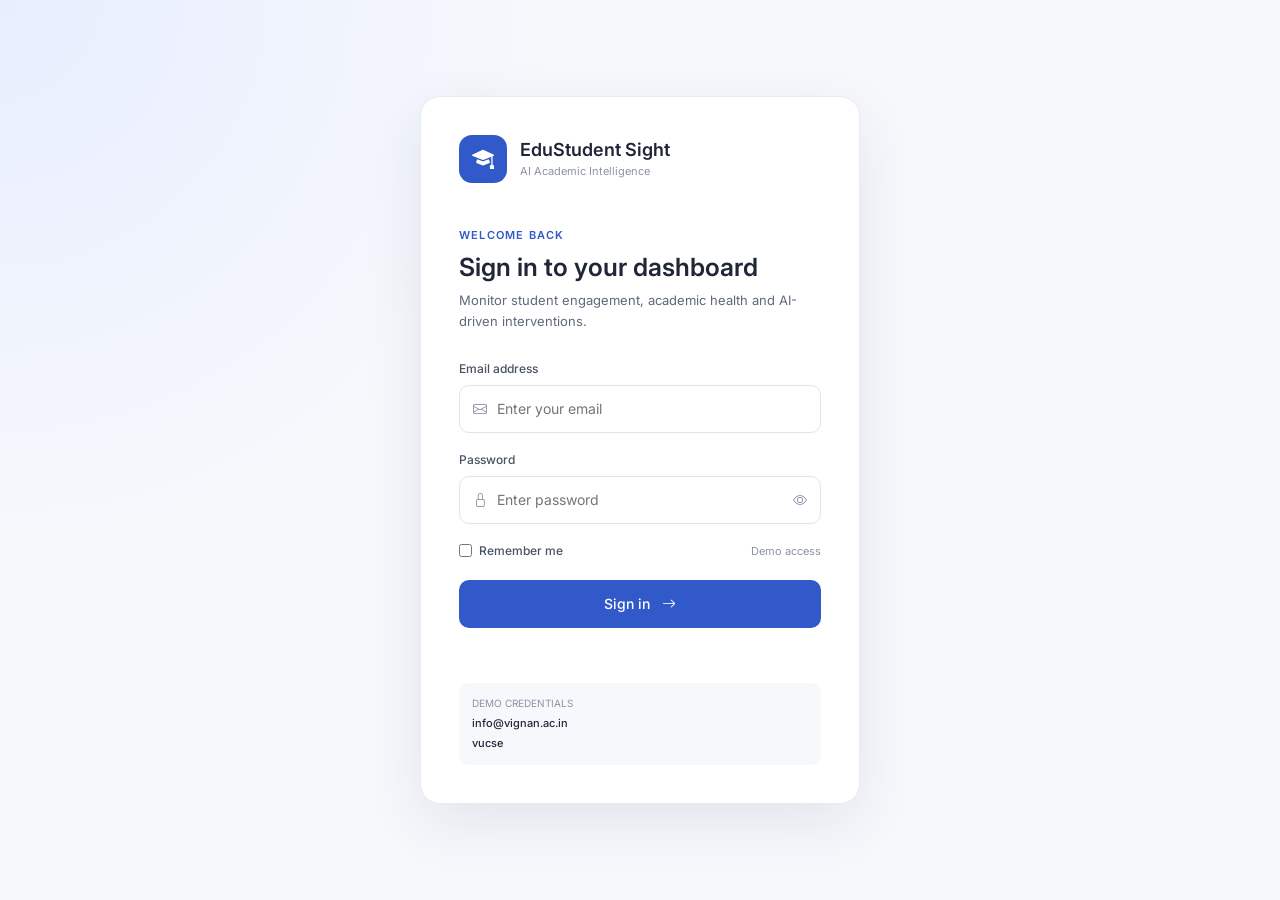
<file: index.html>
<!DOCTYPE html>
<html lang="en">

<head>

    <meta charset="UTF-8">

    <meta
        name="viewport"
        content="width=device-width, initial-scale=1.0"
    >

    <title>EduStudent Sight | AI Academic Intelligence</title>

    <!-- Bootstrap -->
    <link
        href="https://cdn.jsdelivr.net/npm/bootstrap@5.3.3/dist/css/bootstrap.min.css"
        rel="stylesheet"
    >

    <!-- Bootstrap Icons -->
    <link
        href="https://cdn.jsdelivr.net/npm/bootstrap-icons@1.11.3/font/bootstrap-icons.css"
        rel="stylesheet"
    >

    <!-- Google Font -->
    <link
        href="https://fonts.googleapis.com/css2?family=Inter:wght@400;500;600;700&display=swap"
        rel="stylesheet"
    >

    <link rel="stylesheet" href="style.css">

</head>


<body>


<!-- =====================================================
     LOGIN
===================================================== -->

<div id="loginPage" class="login-page">

    <div class="login-box">

        <div class="brand-login">

            <div class="brand-logo">
                <i class="bi bi-mortarboard-fill"></i>
            </div>

            <div>
                <h1>EduStudent Sight</h1>
                <p>AI Academic Intelligence</p>
            </div>

        </div>


        <div class="login-title">

            <span>WELCOME BACK</span>

            <h2>Sign in to your dashboard</h2>

            <p>
                Monitor student engagement, academic health
                and AI-driven interventions.
            </p>

        </div>


        <form id="loginForm">

            <label>Email address</label>

            <div class="input-box">

                <i class="bi bi-envelope"></i>

                <input
                    type="email"
                    id="loginEmail"
                    placeholder="Enter your email"
                    required
                >

            </div>


            <label>Password</label>

            <div class="input-box">

                <i class="bi bi-lock"></i>

                <input
                    type="password"
                    id="loginPassword"
                    placeholder="Enter password"
                    required
                >

                <button
                    type="button"
                    class="password-toggle"
                    id="passwordToggle"
                >
                    <i class="bi bi-eye"></i>
                </button>

            </div>


            <div class="remember-row">

                <label class="remember">

                    <input
                        type="checkbox"
                        id="rememberMe"
                    >

                    <span>Remember me</span>

                </label>

                <span class="demo-text">
                    Demo access
                </span>

            </div>


            <button
                type="submit"
                class="login-btn"
            >

                Sign in

                <i class="bi bi-arrow-right"></i>

            </button>


            <div
                id="loginError"
                class="login-error"
            ></div>

        </form>


        <div class="demo-login">

            <span>Demo credentials</span>

            <strong>info@vignan.ac.in</strong>

            <strong>vucse</strong>

        </div>

    </div>

</div>



<!-- =====================================================
     APPLICATION
===================================================== -->

<div
    id="app"
    class="app d-none"
>


    <!-- =================================================
         SIDEBAR
    ================================================= -->

    <aside
        id="sidebar"
        class="sidebar"
    >

        <div class="sidebar-brand">

            <div class="sidebar-logo">
                <i class="bi bi-mortarboard-fill"></i>
            </div>

            <div>

                <h2>EduStudent Sight</h2>

                <span>
                    AI Academic Intelligence
                </span>

            </div>

        </div>


        <div class="sidebar-scroll">

            <div class="nav-label">
                MAIN
            </div>


            <button
                class="nav-item active"
                data-page="dashboard"
            >

                <i class="bi bi-grid-1x2"></i>

                <span>Dashboard</span>

            </button>


            <button
                class="nav-item"
                data-page="students"
            >

                <i class="bi bi-people"></i>

                <span>Students</span>

            </button>


            <button
                class="nav-item"
                data-page="analytics"
            >

                <i class="bi bi-bar-chart"></i>

                <span>Analytics</span>

            </button>


            <div class="nav-label">
                INTELLIGENCE
            </div>


            <button
                class="nav-item"
                data-page="engagement"
            >

                <i class="bi bi-activity"></i>

                <span>Engagement</span>

            </button>


            <button
                class="nav-item"
                data-page="mentor"
            >

                <i class="bi bi-person-check"></i>

                <span>Mentor Priority</span>

            </button>


            <button
                class="nav-item"
                data-page="anomalies"
            >

                <i class="bi bi-stars"></i>

                <span>AI Anomalies</span>

                <b class="nav-badge">5</b>

            </button>


            <button
                class="nav-item"
                data-page="student360"
            >

                <i class="bi bi-person-vcard"></i>

                <span>Student 360°</span>

            </button>


            <button
                class="nav-item"
                data-page="aiagent"
            >

                <i class="bi bi-robot"></i>

                <span>AI Agent</span>

            </button>


            <div class="nav-label">
                MANAGEMENT
            </div>


            <button
                class="nav-item"
                data-page="notifications"
            >

                <i class="bi bi-bell"></i>

                <span>Notifications</span>

                <b class="nav-badge red">3</b>

            </button>


            <button
                class="nav-item"
                data-page="reports"
            >

                <i class="bi bi-file-earmark-bar-graph"></i>

                <span>Reports</span>

            </button>


            <button
                class="nav-item"
                data-page="settings"
            >

                <i class="bi bi-gear"></i>

                <span>Settings</span>

            </button>

        </div>


        <div class="sidebar-bottom">

            <div class="system-status">

                <span class="status-dot"></span>

                <div>

                    <strong>AI Agent Online</strong>

                    <small>Monitoring active</small>

                </div>

            </div>

        </div>

    </aside>



    <!-- =================================================
         MAIN AREA
    ================================================= -->

    <main class="main-area">


        <!-- TOPBAR -->

        <header class="topbar">

            <button
                id="sidebarToggle"
                class="toggle-btn"
            >

                <i class="bi bi-list"></i>

            </button>


            <div class="top-search">

                <i class="bi bi-search"></i>

                <input
                    type="text"
                    id="globalSearch"
                    placeholder="Search students, subjects..."
                >

                <kbd>Ctrl K</kbd>

            </div>


            <div class="top-actions">


                <button
                    class="icon-btn"
                    id="notificationButton"
                >

                    <i class="bi bi-bell"></i>

                    <span class="notification-dot">
                        3
                    </span>

                </button>


                <div class="administrator">

                    <div class="admin-avatar">
                        👨🏻‍💼
                    </div>

                    <div>

                        <strong>Administrator</strong>

                        <small>Admin</small>

                    </div>

                </div>


                <button
                    id="logoutBtn"
                    class="logout-btn"
                    title="Logout"
                >

                    <i class="bi bi-box-arrow-right"></i>

                </button>

            </div>

        </header>



        <!-- PAGE CONTENT -->

        <div
            id="pageContent"
            class="page-content"
        ></div>


        <!-- FOOTER -->

        <footer class="site-footer">

            <span>
                © 2026 EduStudent Sight
            </span>

            <span>
                AI Academic Intelligence Platform
            </span>

            <span>
                Built for Student Success
            </span>

        </footer>


    </main>

</div>



<!-- =====================================================
     MODAL
===================================================== -->

<div
    id="studentModal"
    class="modal-overlay"
>

    <div class="student-modal">

        <div class="modal-head">

            <div>

                <span>STUDENT MANAGEMENT</span>

                <h2>Add Student</h2>

            </div>

            <button
                id="closeModal"
                class="modal-close"
            >

                <i class="bi bi-x"></i>

            </button>

        </div>


        <form id="studentForm">

            <div class="form-grid">

                <div class="form-group">

                    <label>Student name</label>

                    <input
                        id="studentName"
                        required
                        placeholder="Full name"
                    >

                </div>


                <div class="form-group">

                    <label>Student ID</label>

                    <input
                        id="studentId"
                        required
                        placeholder="25CS001"
                    >

                </div>


                <div class="form-group">

                    <label>Gender</label>

                    <select id="studentGender">

                        <option value="Male">
                            Male
                        </option>

                        <option value="Female">
                            Female
                        </option>

                    </select>

                </div>


                <div class="form-group">

                    <label>Course</label>

                    <input
                        id="studentCourse"
                        value="CSE"
                    >

                </div>


                <div class="form-group">

                    <label>Year</label>

                    <select id="studentYear">

                        <option>1st Year</option>
                        <option>2nd Year</option>
                        <option>3rd Year</option>
                        <option>4th Year</option>

                    </select>

                </div>


                <div class="form-group">

                    <label>CGPA</label>

                    <input
                        id="studentCGPA"
                        type="number"
                        step="0.01"
                        min="0"
                        max="10"
                        value="8.2"
                    >

                </div>


                <div class="form-group">

                    <label>Attendance %</label>

                    <input
                        id="studentAttendance"
                        type="number"
                        min="0"
                        max="100"
                        value="82"
                    >

                </div>


                <div class="form-group">

                    <label>Credits</label>

                    <input
                        id="studentCredits"
                        type="number"
                        value="24"
                    >

                </div>


                <div class="form-group">

                    <label>Father's name</label>

                    <input
                        id="fatherName"
                        placeholder="Father's name"
                    >

                </div>


                <div class="form-group">

                    <label>Mother's name</label>

                    <input
                        id="motherName"
                        placeholder="Mother's name"
                    >

                </div>


                <div class="form-group">

                    <label>Mother tongue</label>

                    <input
                        id="motherTongue"
                        placeholder="Telugu"
                    >

                </div>


                <div class="form-group">

                    <label>Place</label>

                    <input
                        id="studentPlace"
                        placeholder="Hyderabad"
                    >

                </div>


                <div class="form-group">

                    <label>Region</label>

                    <input
                        id="studentRegion"
                        placeholder="South India"
                    >

                </div>


                <div class="form-group">

                    <label>Country</label>

                    <input
                        id="studentCountry"
                        value="India"
                    >

                </div>

            </div>


            <div class="modal-actions">

                <button
                    type="button"
                    id="cancelModal"
                    class="secondary-btn"
                >
                    Cancel
                </button>

                <button
                    type="submit"
                    class="primary-btn"
                >
                    Add Student
                </button>

            </div>

        </form>

    </div>

</div>



<script src="app.js"></script>

</body>

</html>
</file>
<file: style.css>
/* =====================================================
   EDU STUDENT SIGHT
   COMPLETE STYLESHEET
===================================================== */

:root {

    --primary: #3159c9;
    --primary-light: #eef3ff;

    --text: #202638;
    --text-soft: #5f687b;
    --muted: #8b93a5;

    --border: #e8ebf2;

    --background: #f7f8fb;
    --white: #ffffff;

    --green: #23a55a;
    --red: #dc5a68;
    --orange: #df922e;

    --sidebar-width: 250px;

}


* {
    margin: 0;
    padding: 0;
    box-sizing: border-box;
}


html {
    scroll-behavior: smooth;
}


body {

    font-family: "Inter", sans-serif;

    background: var(--background);

    color: var(--text);

    font-size: 14px;

    overflow-x: hidden;

}


/* =====================================================
   LOGIN
===================================================== */

.login-page {

    min-height: 100vh;

    display: flex;

    align-items: center;

    justify-content: center;

    padding: 30px;

    background:
        radial-gradient(
            circle at top left,
            #e8eeff,
            transparent 35%
        ),
        #f6f8fc;

}


.login-box {

    width: 440px;

    max-width: 100%;

    background: white;

    border: 1px solid var(--border);

    border-radius: 20px;

    padding: 38px;

    box-shadow:
        0 20px 60px rgba(37, 48, 77, 0.09);

}


.brand-login {

    display: flex;

    align-items: center;

    gap: 13px;

    margin-bottom: 40px;

}


.brand-logo {

    width: 48px;

    height: 48px;

    border-radius: 13px;

    display: flex;

    align-items: center;

    justify-content: center;

    background: var(--primary);

    color: white;

    font-size: 22px;

}


.brand-login h1 {

    font-size: 18px;

    font-weight: 600;

    margin: 0;

}


.brand-login p {

    margin: 3px 0 0;

    color: var(--muted);

    font-size: 11px;

}


.login-title span {

    font-size: 11px;

    letter-spacing: 1.2px;

    font-weight: 600;

    color: var(--primary);

}


.login-title h2 {

    font-size: 25px;

    font-weight: 600;

    margin: 8px 0;

}


.login-title p {

    color: var(--text-soft);

    line-height: 1.6;

    font-size: 13px;

    margin-bottom: 28px;

}


.login-box label {

    display: block;

    font-size: 12px;

    font-weight: 500;

    margin-bottom: 7px;

    color: #495164;

}


.input-box {

    display: flex;

    align-items: center;

    border: 1px solid #dfe3eb;

    border-radius: 10px;

    padding: 0 13px;

    height: 48px;

    margin-bottom: 18px;

    transition: .2s;

}


.input-box:focus-within {

    border-color: var(--primary);

    box-shadow: 0 0 0 3px rgba(49,89,201,.08);

}


.input-box i {

    color: var(--muted);

}


.input-box input {

    border: 0;

    outline: 0;

    flex: 1;

    padding: 0 10px;

    font: inherit;

}


.password-toggle {

    border: 0;

    background: transparent;

    color: var(--muted);

}


.remember-row {

    display: flex;

    align-items: center;

    justify-content: space-between;

    margin-bottom: 20px;

}


.remember {

    display: flex !important;

    align-items: center;

    gap: 7px;

    margin: 0 !important;

}


.remember input {

    accent-color: var(--primary);

}


.demo-text {

    font-size: 11px;

    color: var(--muted);

}


.login-btn {

    width: 100%;

    height: 48px;

    border: 0;

    border-radius: 10px;

    background: var(--primary);

    color: white;

    font-size: 14px;

    font-weight: 500;

    transition: .2s;

}


.login-btn:hover {

    background: #2449b1;

}


.login-btn i {

    margin-left: 8px;

}


.login-error {

    color: var(--red);

    font-size: 12px;

    margin-top: 12px;

    min-height: 18px;

}


.demo-login {

    margin-top: 25px;

    padding: 13px;

    border-radius: 10px;

    background: #f7f8fb;

    display: flex;

    flex-direction: column;

    gap: 4px;

}


.demo-login span {

    color: var(--muted);

    font-size: 10px;

    text-transform: uppercase;

}


.demo-login strong {

    font-size: 11px;

    font-weight: 500;

}


/* =====================================================
   APP
===================================================== */

.app {

    min-height: 100vh;

}


.sidebar {

    width: var(--sidebar-width);

    height: 100vh;

    position: fixed;

    left: 0;

    top: 0;

    background: white;

    border-right: 1px solid var(--border);

    z-index: 1000;

    display: flex;

    flex-direction: column;

    transition: .25s ease;

}


.sidebar.collapsed {

    width: 76px;

}


.sidebar.collapsed .sidebar-brand div:last-child,
.sidebar.collapsed .nav-item span,
.sidebar.collapsed .nav-label,
.sidebar.collapsed .sidebar-bottom {

    display: none;

}


.sidebar.collapsed .sidebar-brand {

    justify-content: center;

}


.sidebar.collapsed .nav-item {

    justify-content: center;

}


.sidebar-brand {

    height: 78px;

    display: flex;

    align-items: center;

    gap: 11px;

    padding: 0 18px;

    border-bottom: 1px solid var(--border);

}


.sidebar-logo {

    width: 39px;

    height: 39px;

    border-radius: 10px;

    background: var(--primary);

    color: white;

    display: flex;

    justify-content: center;

    align-items: center;

    flex-shrink: 0;

}


.sidebar-brand h2 {

    font-size: 14px;

    font-weight: 600;

    margin: 0;

}


.sidebar-brand span {

    color: var(--muted);

    font-size: 9px;

}


.sidebar-scroll {

    flex: 1;

    overflow-y: auto;

    padding: 18px 12px;

}


.sidebar-scroll::-webkit-scrollbar {

    width: 5px;

}


.sidebar-scroll::-webkit-scrollbar-thumb {

    background: #d5dae5;

    border-radius: 10px;

}


.nav-label {

    color: #a0a7b5;

    font-size: 9px;

    letter-spacing: 1.2px;

    font-weight: 600;

    padding: 14px 10px 8px;

}


.nav-item {

    width: 100%;

    border: 0;

    background: transparent;

    display: flex;

    align-items: center;

    gap: 12px;

    padding: 11px 12px;

    border-radius: 9px;

    color: #667084;

    margin-bottom: 3px;

    cursor: pointer;

    font-size: 12px;

    text-align: left;

}


.nav-item i {

    font-size: 16px;

    width: 20px;

    text-align: center;

}


.nav-item:hover {

    background: #f4f6fb;

    color: var(--primary);

}


.nav-item.active {

    background: var(--primary-light);

    color: var(--primary);

}


.nav-item span {

    flex: 1;

}


.nav-badge {

    background: #e9eefc;

    color: var(--primary);

    border-radius: 20px;

    font-size: 9px;

    padding: 3px 7px;

}


.nav-badge.red {

    background: #ffe8eb;

    color: var(--red);

}


.sidebar-bottom {

    padding: 15px;

    border-top: 1px solid var(--border);

}


.system-status {

    display: flex;

    align-items: center;

    gap: 9px;

}


.status-dot {

    width: 8px;

    height: 8px;

    background: #26b65d;

    border-radius: 50%;

    box-shadow: 0 0 0 4px #e7f8ed;

}


.system-status strong {

    display: block;

    font-size: 10px;

    font-weight: 500;

}


.system-status small {

    display: block;

    font-size: 9px;

    color: var(--muted);

}


/* =====================================================
   MAIN
===================================================== */

.main-area {

    margin-left: var(--sidebar-width);

    min-height: 100vh;

    display: flex;

    flex-direction: column;

    transition: .25s ease;

}


.sidebar.collapsed ~ .main-area {

    margin-left: 76px;

}


.topbar {

    height: 78px;

    background: rgba(255,255,255,.95);

    border-bottom: 1px solid var(--border);

    display: flex;

    align-items: center;

    padding: 0 28px;

    gap: 18px;

    position: sticky;

    top: 0;

    z-index: 100;

}


.toggle-btn {

    border: 0;

    background: #f5f7fb;

    width: 38px;

    height: 38px;

    border-radius: 9px;

    color: #596276;

}


.top-search {

    height: 40px;

    max-width: 430px;

    flex: 1;

    background: #f6f7fa;

    border: 1px solid #eceef3;

    border-radius: 9px;

    display: flex;

    align-items: center;

    padding: 0 12px;

}


.top-search i {

    color: var(--muted);

}


.top-search input {

    flex: 1;

    border: 0;

    outline: 0;

    background: transparent;

    padding: 0 10px;

    font: inherit;

    font-size: 12px;

}


.top-search kbd {

    font-size: 9px;

    color: var(--muted);

}


.top-actions {

    margin-left: auto;

    display: flex;

    align-items: center;

    gap: 15px;

}


.icon-btn {

    position: relative;

    border: 0;

    background: transparent;

    color: #697286;

    font-size: 19px;

}


.notification-dot {

    position: absolute;

    top: -4px;

    right: -6px;

    background: var(--red);

    color: white;

    font-size: 8px;

    min-width: 15px;

    height: 15px;

    border-radius: 50%;

    display: flex;

    align-items: center;

    justify-content: center;

}


.administrator {

    display: flex;

    align-items: center;

    gap: 9px;

}


.admin-avatar {

    width: 38px;

    height: 38px;

    background: #edf2ff;

    border-radius: 50%;

    display: flex;

    align-items: center;

    justify-content: center;

    font-size: 20px;

}


.administrator strong {

    display: block;

    font-size: 11px;

    font-weight: 600;

}


.administrator small {

    color: var(--muted);

    font-size: 9px;

}


.logout-btn {

    border: 0;

    background: transparent;

    color: #858d9d;

    font-size: 17px;

}


/* =====================================================
   CONTENT
===================================================== */

.page-content {

    flex: 1;

    padding: 34px;

    max-width: 1500px;

    width: 100%;

    margin: auto;

}


.page-header {

    margin-bottom: 28px;

}


.eyebrow {

    color: var(--primary);

    font-size: 10px;

    font-weight: 600;

    letter-spacing: 1.1px;

    text-transform: uppercase;

}


.page-header h1 {

    margin: 7px 0;

    font-size: 31px;

    font-weight: 600;

    letter-spacing: -.7px;

}


.page-header p {

    color: var(--muted);

    font-size: 13px;

}


/* =====================================================
   CARDS
===================================================== */

.stat-grid {

    display: grid;

    grid-template-columns:
        repeat(4, 1fr);

    gap: 16px;

    margin-bottom: 20px;

}


.stat-card {

    background: white;

    border: 1px solid var(--border);

    border-radius: 14px;

    padding: 20px;

}


.stat-card .stat-icon {

    width: 36px;

    height: 36px;

    display: flex;

    align-items: center;

    justify-content: center;

    background: var(--primary-light);

    color: var(--primary);

    border-radius: 9px;

    margin-bottom: 15px;

}


.stat-card span {

    color: var(--muted);

    font-size: 11px;

}


.stat-card h2 {

    font-size: 27px;

    font-weight: 600;

    margin: 5px 0;

}


.stat-card small {

    color: var(--green);

    font-size: 10px;

}


/* =====================================================
   PANELS
===================================================== */

.panel {

    background: white;

    border: 1px solid var(--border);

    border-radius: 15px;

    padding: 23px;

}


.panel-title {

    display: flex;

    justify-content: space-between;

    align-items: center;

    margin-bottom: 20px;

}


.panel-title h2 {

    font-size: 18px;

    font-weight: 600;

    margin: 0;

}


.panel-title p {

    margin: 5px 0 0;

    color: var(--muted);

    font-size: 11px;

}


/* =====================================================
   DASHBOARD GRID
===================================================== */

.two-column {

    display: grid;

    grid-template-columns:
        1.35fr .65fr;

    gap: 20px;

    margin-bottom: 20px;

}


.three-column {

    display: grid;

    grid-template-columns:
        repeat(3, 1fr);

    gap: 20px;

    margin-bottom: 20px;

}


/* =====================================================
   CIRCULAR SCORE
===================================================== */

.circular-score {

    width: 145px;

    height: 145px;

    border-radius: 50%;

    background:
        conic-gradient(
            var(--primary) 82%,
            #edf0f7 0
        );

    display: flex;

    align-items: center;

    justify-content: center;

    position: relative;

    margin: 10px auto 20px;

}


.circular-score::after {

    content: "";

    width: 112px;

    height: 112px;

    border-radius: 50%;

    background: white;

    position: absolute;

}


.circular-score strong {

    position: relative;

    z-index: 2;

    font-size: 26px;

    font-weight: 600;

    color: var(--primary);

}


.health-label {

    text-align: center;

}


.health-label h3 {

    font-size: 15px;

    font-weight: 500;

}


.health-label p {

    font-size: 11px;

    color: var(--muted);

}


/* =====================================================
   GENDER
===================================================== */

.gender-cards {

    display: grid;

    grid-template-columns: 1fr 1fr;

    gap: 16px;

}


.gender-card {

    padding: 20px;

    border-radius: 13px;

    display: flex;

    align-items: center;

    gap: 15px;

}


.male-card {

    background: #f3f6ff;

    border: 1px solid #e3eaff;

}


.female-card {

    background: #fff4f8;

    border: 1px solid #f8e2eb;

}


.gender-avatar {

    width: 62px;

    height: 62px;

    border-radius: 50%;

    display: flex;

    align-items: center;

    justify-content: center;

    font-size: 34px;

}


.male-avatar {

    background: #e0e9ff;

}


.female-avatar {

    background: #ffe1ed;

}


.gender-number {

    display: block;

    font-size: 29px;

    font-weight: 600;

}


.gender-name {

    color: var(--muted);

    font-size: 12px;

}


.gender-insights {

    margin-top: 22px;

    padding-top: 20px;

    border-top: 1px solid var(--border);

}


.insight-heading {

    display: flex;

    justify-content: space-between;

}


.insight-heading h3 {

    font-size: 16px;

    font-weight: 500;

    margin: 4px 0;

}


.insight-heading p {

    color: var(--muted);

    font-size: 11px;

}


.gender-statistics {

    display: grid;

    grid-template-columns: 1fr 1fr;

    gap: 15px;

    margin-top: 16px;

}


.gender-stat {

    background: #fafbfc;

    border: 1px solid #edf0f4;

    border-radius: 10px;

    padding: 13px;

}


.stat-top {

    display: flex;

    justify-content: space-between;

    margin-bottom: 8px;

}


.stat-top span {

    font-size: 11px;

    color: var(--muted);

}


.stat-top strong {

    font-weight: 600;

    font-size: 12px;

}


.progress-bar-custom {

    height: 7px;

    background: #e9edf4;

    border-radius: 20px;

    overflow: hidden;

}


.progress-fill {

    height: 100%;

    border-radius: 20px;

}


.male-progress {

    width: 80%;

    background: #3159c9;

}


.female-progress {

    width: 20%;

    background: #dc5d99;

}


/* =====================================================
   TABLE
===================================================== */

.table-wrap {

    overflow-x: auto;

}


table {

    width: 100%;

    border-collapse: collapse;

}


th {

    text-align: left;

    color: var(--muted);

    font-size: 10px;

    font-weight: 500;

    padding: 12px;

    border-bottom: 1px solid var(--border);

}


td {

    padding: 14px 12px;

    font-size: 12px;

    border-bottom: 1px solid #f0f1f5;

}


.student-name {

    font-weight: 500;

}


.student-sub {

    display: block;

    color: var(--muted);

    font-size: 10px;

    margin-top: 3px;

}


.status-pill {

    display: inline-flex;

    padding: 5px 9px;

    border-radius: 20px;

    font-size: 9px;

    font-weight: 500;

}


.status-good {

    color: #17804a;

    background: #e8f8ef;

}


.status-warning {

    color: #ad7018;

    background: #fff3dc;

}


.status-danger {

    color: #c24150;

    background: #ffe9ec;

}


/* =====================================================
   STUDENT 360
===================================================== */

.profile-card {

    background: white;

    border: 1px solid var(--border);

    border-radius: 15px;

    padding: 25px;

    margin-bottom: 20px;

}


.profile-top {

    display: flex;

    align-items: center;

    gap: 18px;

}


.profile-avatar {

    width: 82px;

    height: 82px;

    border-radius: 50%;

    background: #edf2ff;

    display: flex;

    align-items: center;

    justify-content: center;

    font-size: 42px;

}


.profile-top h2 {

    font-size: 22px;

    font-weight: 600;

    margin: 0;

}


.profile-top p {

    color: var(--muted);

    margin: 6px 0;

    font-size: 12px;

}


.profile-actions {

    margin-left: auto;

    display: flex;

    gap: 8px;

}


.primary-btn,
.secondary-btn {

    border: 0;

    border-radius: 8px;

    padding: 9px 13px;

    font-size: 11px;

    cursor: pointer;

}


.primary-btn {

    background: var(--primary);

    color: white;

}


.secondary-btn {

    background: #f1f3f7;

    color: #596276;

}


.profile-details {

    display: grid;

    grid-template-columns:
        repeat(4, 1fr);

    gap: 18px;

    margin-top: 25px;

    padding-top: 22px;

    border-top: 1px solid var(--border);

}


.detail-item span {

    display: block;

    color: var(--muted);

    font-size: 10px;

    margin-bottom: 5px;

}


.detail-item strong {

    font-size: 12px;

    font-weight: 500;

}


/* =====================================================
   ATTENDANCE
===================================================== */

.attendance-row {

    margin-bottom: 16px;

}


.attendance-head {

    display: flex;

    justify-content: space-between;

    margin-bottom: 6px;

}


.attendance-head span {

    font-size: 11px;

}


.attendance-head strong {

    font-size: 11px;

    font-weight: 600;

}


.attendance-track {

    height: 8px;

    background: #edf0f5;

    border-radius: 20px;

    overflow: hidden;

}


.attendance-fill {

    height: 100%;

    border-radius: 20px;

    background: var(--primary);

}


/* =====================================================
   ANOMALIES
===================================================== */

.anomaly-list {

    display: flex;

    flex-direction: column;

}


.anomaly-item {

    display: flex;

    align-items: center;

    gap: 14px;

    padding: 16px 0;

    border-bottom: 1px solid #f0f1f5;

}


.anomaly-icon {

    width: 38px;

    height: 38px;

    border-radius: 10px;

    background: #fff0f1;

    color: var(--red);

    display: flex;

    align-items: center;

    justify-content: center;

}


.anomaly-item h4 {

    font-size: 13px;

    font-weight: 500;

    margin: 0 0 4px;

}


.anomaly-item p {

    color: var(--muted);

    font-size: 10px;

    margin: 0;

}


/* =====================================================
   PRIORITY
===================================================== */

.priority-item {

    padding: 15px;

    border: 1px solid var(--border);

    border-radius: 11px;

    margin-bottom: 10px;

}


.priority-top {

    display: flex;

    justify-content: space-between;

}


.priority-name {

    font-size: 12px;

    font-weight: 500;

}


.risk-high {

    color: var(--red);

}


.risk-medium {

    color: var(--orange);

}


.risk-low {

    color: var(--green);

}


.priority-item p {

    color: var(--muted);

    font-size: 10px;

    margin: 6px 0 0;

}


/* =====================================================
   AI AGENT
===================================================== */

.ai-box {

    background:
        linear-gradient(
            135deg,
            #eef3ff,
            #f8f9ff
        );

    border: 1px solid #dfe6ff;

    border-radius: 15px;

    padding: 28px;

}


.ai-box h2 {

    font-size: 21px;

    font-weight: 600;

}


.ai-box p {

    color: var(--text-soft);

    font-size: 12px;

    line-height: 1.7;

}


.ai-response {

    background: white;

    border-radius: 11px;

    padding: 17px;

    margin-top: 18px;

    border: 1px solid #e5e9f3;

}


.ai-response strong {

    font-size: 12px;

    font-weight: 600;

}


.ai-response p {

    margin: 7px 0 0;

}


/* =====================================================
   NOTIFICATIONS
===================================================== */

.notification-item {

    padding: 17px;

    border-bottom: 1px solid var(--border);

    display: flex;

    gap: 13px;

}


.notification-icon {

    width: 37px;

    height: 37px;

    border-radius: 10px;

    background: #eef3ff;

    color: var(--primary);

    display: flex;

    align-items: center;

    justify-content: center;

}


.notification-item h4 {

    font-size: 12px;

    font-weight: 500;

    margin-bottom: 4px;

}


.notification-item p {

    font-size: 10px;

    color: var(--muted);

    margin: 0;

}


.clear-btn {

    border: 0;

    background: #fff0f1;

    color: var(--red);

    padding: 8px 12px;

    border-radius: 8px;

    font-size: 10px;

}


/* =====================================================
   MODAL
===================================================== */

.modal-overlay {

    position: fixed;

    inset: 0;

    background: rgba(25,32,48,.45);

    display: none;

    align-items: center;

    justify-content: center;

    z-index: 5000;

    padding: 20px;

}


.modal-overlay.show {

    display: flex;

}


.student-modal {

    width: 700px;

    max-width: 100%;

    max-height: 90vh;

    overflow-y: auto;

    background: white;

    border-radius: 16px;

    padding: 25px;

}


.modal-head {

    display: flex;

    justify-content: space-between;

    margin-bottom: 22px;

}


.modal-head span {

    color: var(--primary);

    font-size: 9px;

    letter-spacing: 1px;

    font-weight: 600;

}


.modal-head h2 {

    font-size: 21px;

    font-weight: 600;

    margin-top: 5px;

}


.modal-close {

    border: 0;

    background: #f2f4f7;

    width: 34px;

    height: 34px;

    border-radius: 8px;

}


.form-grid {

    display: grid;

    grid-template-columns: 1fr 1fr;

    gap: 15px;

}


.form-group label {

    display: block;

    font-size: 10px;

    color: var(--muted);

    margin-bottom: 6px;

}


.form-group input,
.form-group select {

    width: 100%;

    height: 40px;

    border: 1px solid #dfe3eb;

    border-radius: 8px;

    outline: none;

    padding: 0 10px;

    font: inherit;

    font-size: 11px;

}


.modal-actions {

    display: flex;

    justify-content: flex-end;

    gap: 8px;

    margin-top: 22px;

}


/* =====================================================
   FOOTER
===================================================== */

.site-footer {

    min-height: 65px;

    border-top: 1px solid var(--border);

    background: white;

    display: flex;

    justify-content: space-between;

    align-items: center;

    padding: 0 34px;

    color: #9aa1b0;

    font-size: 9px;

}


/* =====================================================
   RESPONSIVE
===================================================== */

@media(max-width: 1100px) {

    .stat-grid {

        grid-template-columns:
            repeat(2, 1fr);

    }

    .two-column {

        grid-template-columns: 1fr;

    }

    .three-column {

        grid-template-columns: 1fr;

    }

    .profile-details {

        grid-template-columns:
            repeat(2,1fr);

    }

}


@media(max-width: 750px) {

    .sidebar {

        transform: translateX(-100%);

    }

    .sidebar.mobile-open {

        transform: translateX(0);

    }

    .main-area,
    .sidebar.collapsed ~ .main-area {

        margin-left: 0;

    }

    .top-search {

        display: none;

    }

    .page-content {

        padding: 20px;

    }

    .stat-grid {

        grid-template-columns: 1fr;

    }

    .gender-cards {

        grid-template-columns: 1fr;

    }

    .gender-statistics {

        grid-template-columns: 1fr;

    }

    .profile-details {

        grid-template-columns: 1fr;

    }

    .form-grid {

        grid-template-columns: 1fr;

    }

    .administrator div:last-child {

        display: none;

    }

    .site-footer {

        flex-direction: column;

        justify-content: center;

        gap: 5px;

        padding: 15px;

    }

}


/* =====================================================
   SCROLLBAR
===================================================== */

::-webkit-scrollbar {

    width: 7px;

}


::-webkit-scrollbar-track {

    background: #f5f6f9;

}


::-webkit-scrollbar-thumb {

    background: #cbd1dc;

    border-radius: 10px;

}


/* =====================================================
   SEARCH HIGHLIGHT
===================================================== */

.search-hidden {

    display: none !important;

}
</file>
